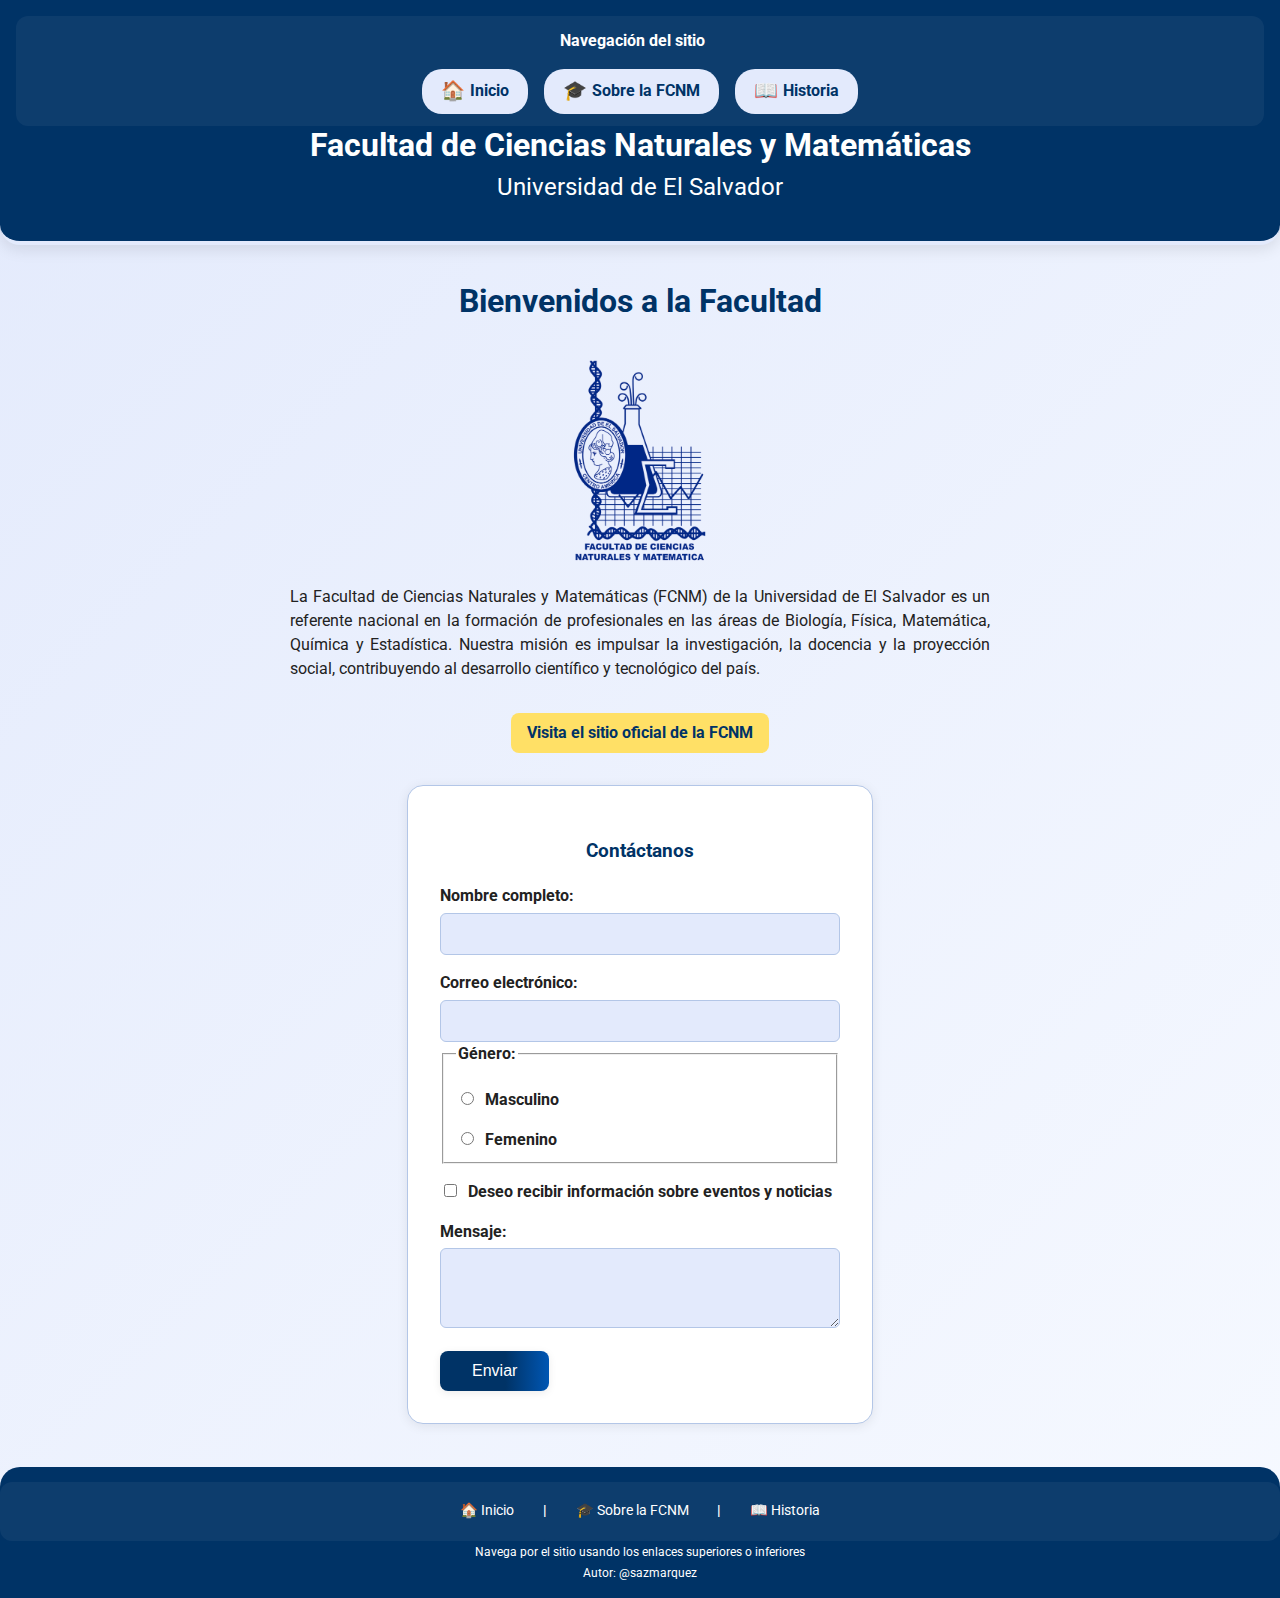
<file: sitiowebCSS/index.html>
<!DOCTYPE html>
<html lang="es">
<!-- Encabezado del documento -->

  <head>
    <meta charset="UTF-8" />
    <meta name="viewport" content="width=device-width, initial-scale=1" />
    <title>Facultad de Ciencias Naturales y Matemáticas - UES</title>
    <link rel="stylesheet" href="styles.css" />
    <link href="https://fonts.googleapis.com/css2?family=Roboto:wght@400;700&display=swap" rel="stylesheet" />
  </head>
  <!-- Cuerpo del documento -->

  <body>
    <header> <!-- Encabezado con navegación y título principal -->
      <nav>
        <span class="nav-titulo">Navegación del sitio</span><br />
        <div class="nav-opciones">
          <ul class="nav-list"> <!-- Lista de enlaces de navegación -->
            <li><a href="index.html" class="nav-link"><span class="nav-icon">🏠</span> Inicio</a></li>
            <li><a href="fcnm.html" class="nav-link"><span class="nav-icon">🎓</span> Sobre la FCNM</a></li>
            <li><a href="historia.html" class="nav-link"><span class="nav-icon">📖</span> Historia</a></li>
          </ul>
        </div>
      </nav>
      <h1 class="main-title">Facultad de Ciencias Naturales y Matemáticas</h1>
      <h2 class="sub-title">Universidad de El Salvador</h2>
    </header>

    <!-- Sección principal del contenido -->
    <main>
      <section class="bienvenida"> <!-- Sección de bienvenida -->
        <h3 class="titulo-centrado">Bienvenidos a la Facultad</h3>
        <img src="./img/Logo_facultad_azul.png" alt="Logo de la FCNM UES" class="logo" />
        <p>
          La Facultad de Ciencias Naturales y Matemáticas (FCNM) de la Universidad de El Salvador es un referente nacional
          en la formación de profesionales en las áreas de Biología, Física, Matemática, Química y Estadística. Nuestra
          misión es impulsar la investigación, la docencia y la proyección social, contribuyendo al desarrollo científico
          y tecnológico del país.
        </p>
        <div class="centrado">
          <a href="https://www.facebook.com/Naturales.UES/?locale=es_LA" id="destacado" target="_blank"
            rel="noopener noreferrer">Visita el sitio oficial de la FCNM</a>
        </div>
      </section>
      <!-- Sección de formulario contacto -->
      <section class="formulario-contacto">
        <form action="#" method="post" class="formulario">
          <h3>Contáctanos</h3>
          <label for="nombre">Nombre completo:</label>
          <input type="text" id="nombre" name="nombre" required />

          <label for="correo">Correo electrónico:</label>
          <input type="email" id="correo" name="correo" required />

          <fieldset class="grupo-genero">
            <legend>Género:</legend>
            <label><input type="radio" id="masculino" name="genero" value="masculino" required /> Masculino</label>
            <label><input type="radio" id="femenino" name="genero" value="femenino" /> Femenino</label>
          </fieldset>

          <label><input type="checkbox" id="suscripcion" name="suscripcion" value="si" /> Deseo recibir información sobre
            eventos y noticias</label>

          <label for="mensaje">Mensaje:</label>
          <textarea id="mensaje" name="mensaje" rows="4" required></textarea>

          <input type="submit" value="Enviar" />
        </form>
      </section>
    </main>
    <!-- Pie de página con enlaces de navegación -->
    <footer>
      <nav>
        <a href="index.html">🏠 Inicio</a>
        <b>|</b>
        <a href="fcnm.html">🎓 Sobre la FCNM</a>
        <b>|</b>
        <a href="historia.html">📖 Historia</a>
      </nav>
      <small>Navega por el sitio usando los enlaces superiores o inferiores</small><br />
      <small>Autor: @sazmarquez</small>
    </footer>
  </body>

</html>
</file>
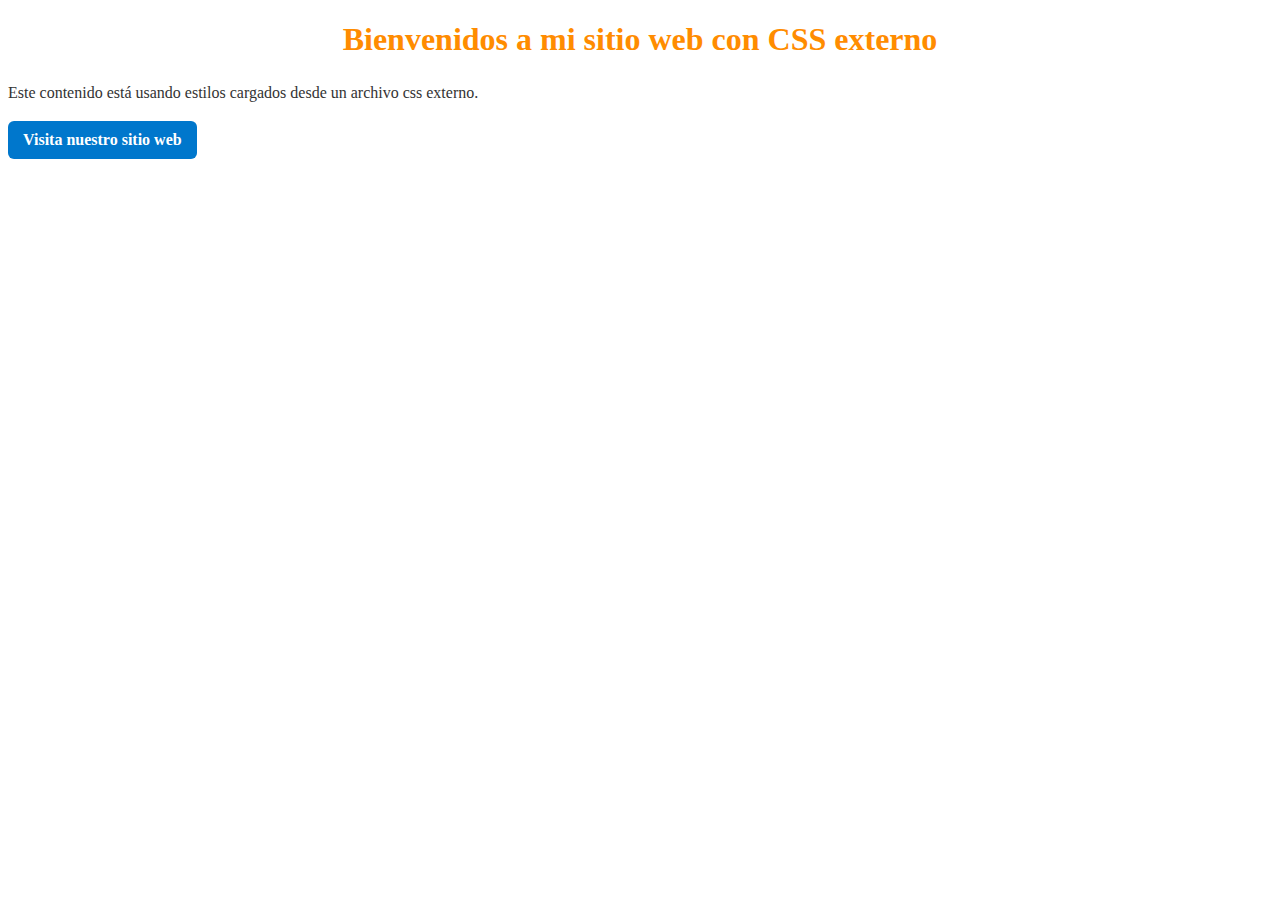
<file: Clases_CSS/metodo_css-externo/index.html>
<!DOCTYPE html>
    <html lang="es_LA">
    <head>
        <meta charset="UTF-8">
        <meta name="viewport" content="width=device-width, initial-scale=1.0">
        <title>Ejemplo de CSS Externo</title>
        <!-- Vinculando del archivo CSS externo -->
        <link rel="stylesheet" href="styles.css">
    </head>
    <body>
        <!-- Título principal  -->
        <h1>Bienvenidos a mi sitio web con CSS externo</h1>
        <!-- Párrafo descriptivo -->
        <p>
            Este contenido está usando estilos cargados desde un archivo css 
            externo.
        </p>
        <!-- Enlace a visual tipo boton -->
        <a href="https://www.ues.edu.sv">Visita nuestro sitio web</a>
    </body>
</html>
</file>
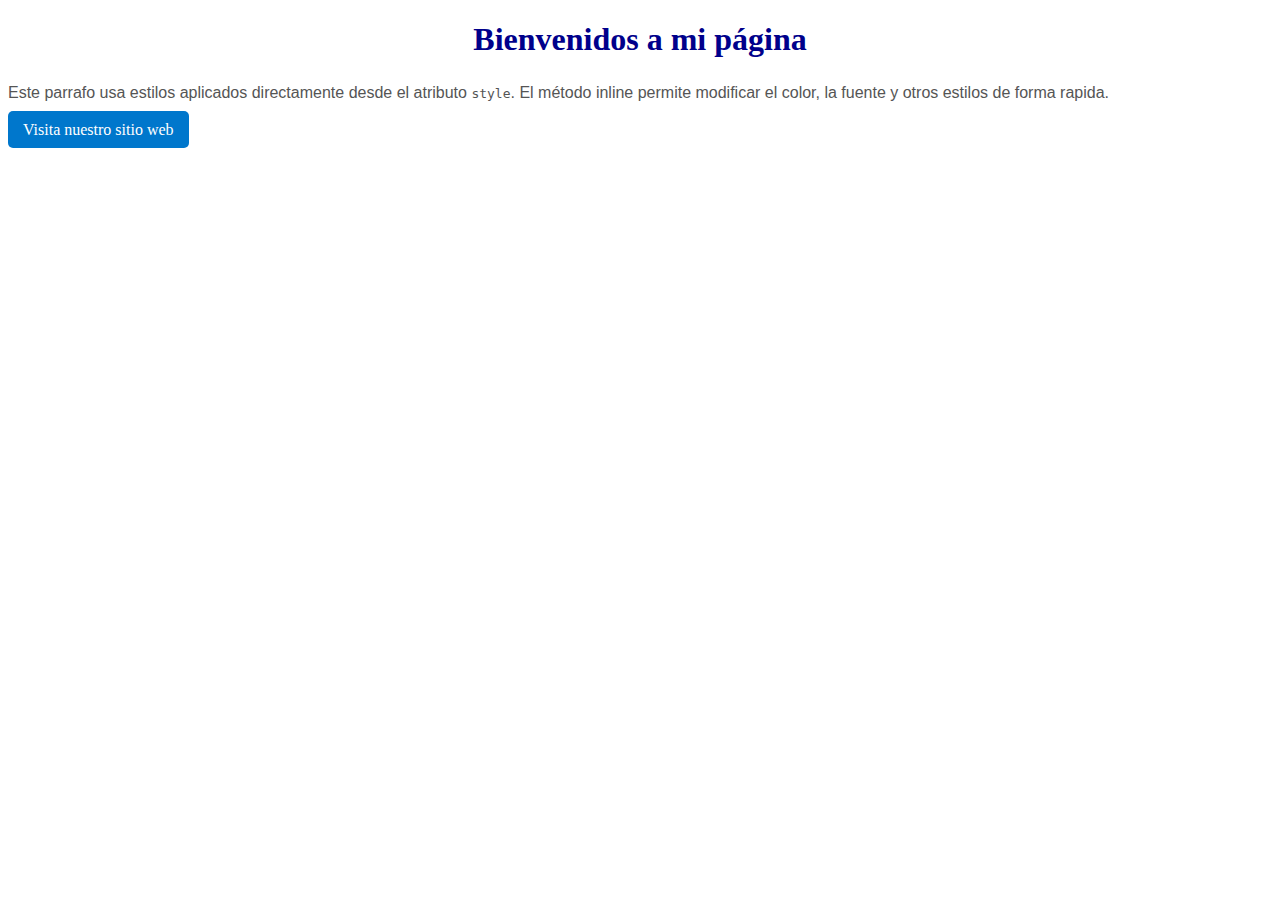
<file: Clases_CSS/metodo_inline/index.html>
<!DOCTYPE html>
<html lang="es">
    <head>
        <meta charset="UTF-8">
        <meta name="viewport" content="width=device-width, initial-scale=1.0">
        <title>Ejemplo de CSS Inline</title>

    </head>
    <!--Titulo con estilo inline. Aplicando color azul, tamaño de fuente grande y alineación  -->
    <body>
        <h1 style="color:darkblue; 
            font-size:32px; 
            text-align: center;">
            Bienvenidos a mi página
        </h1> 
        <!-- Parrafo con estilo inline. Se personaliza con color gris, fuente arial y un interlineado mas comodo -->
        <p style="color: #555 ;
            font-family: Arial, sans-serif;
            line-height: 1.6;">
            Este parrafo usa estilos aplicados directamente desde el atributo
            <code>style</code>. 
            El método inline permite modificar el color, la fuente 
            y otros estilos de forma rapida.
        </p>
        <!-- Enlace con estilo inline. Se transforma visualmente en botón con fondo azul, texto blanco , padding y bordes redondeados -->
        <a href="https://www.ues.edu.sv" 
            style="color: white;
            background-color: #0077cc; 
            padding: 10px 15px;
            text-decoration: none;
            border-radius: 5px;">
            Visita nuestro sitio web
        </a>
    </body>
</html>
</file>
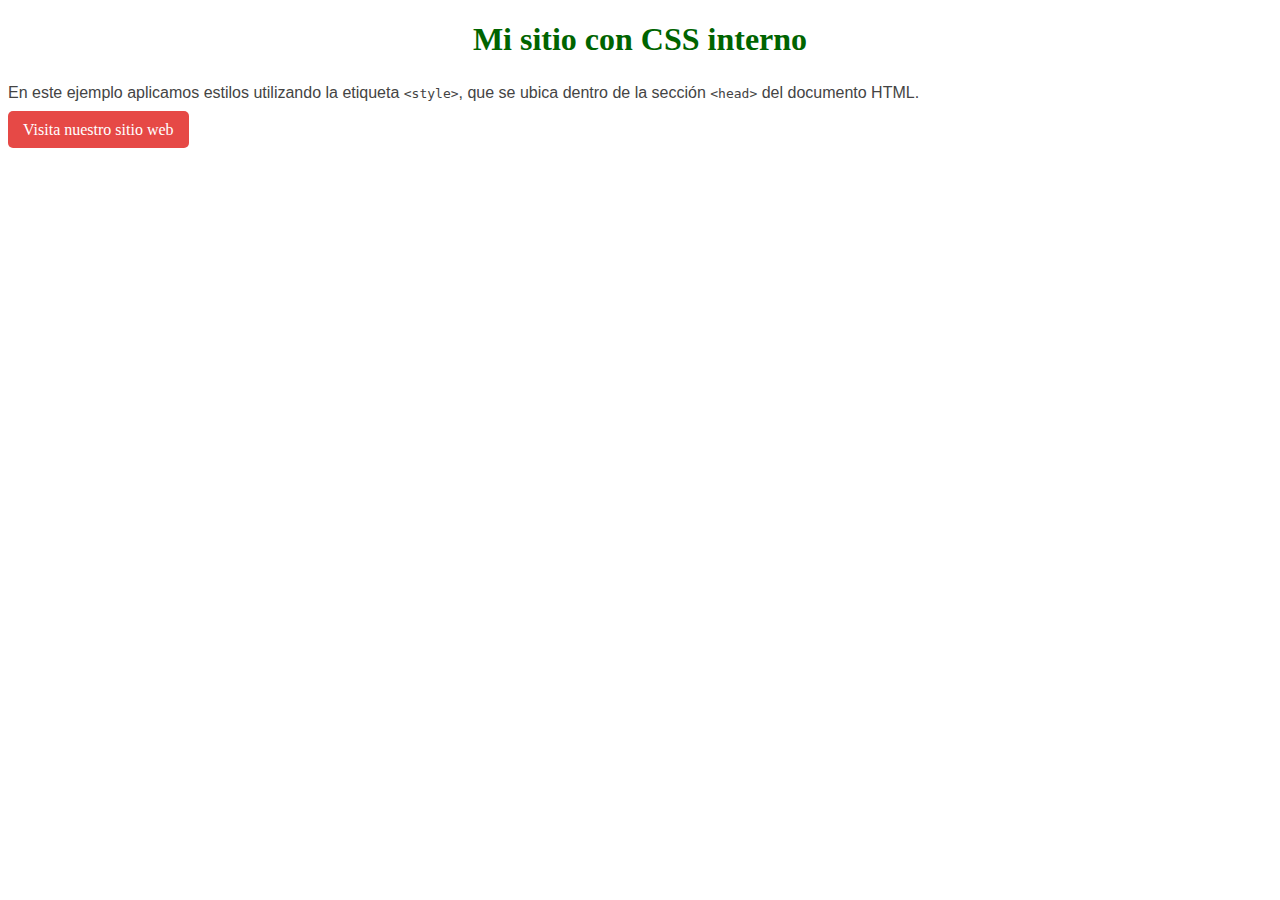
<file: Clases_CSS/metodo_internal/index.html>
<!DOCTYPE html>
<html lang="es_LA">
    <head>
        <meta charset="UTF-8">
        <meta name="viewport" content="width=device-width, initial-scale=1.0">
        <title>Ejemplo de CSS interno</title>
        <!--Aqui comienza el estilo CSS interno-->
        <style>
            /*Estilo para el título*/
            h1 {
                color: darkgreen;
                font-size: 32px;
                text-align: center;
            }
            /*Estilo para el parrafo*/
            p {
                color: #444;
                font-family:Verdana, Geneva, Tahoma, sans-serif;
                line-height: 1.6;
            }
            /*Estilo para el enlace*/
            a {
                color: white;
                background-color: #e64946;
                padding: 10px 15px;
                text-decoration: none;
                border-radius: 5px;
            }
        </style>
        <!--Aqui termina el estilo CSS interno-->    
    </head>
    <body>
        <h1>Mi sitio con CSS interno</h1>
        <p>
            En este ejemplo aplicamos estilos utilizando la etiqueta <code>&lt;style&gt;</code>, 
            que se ubica dentro de la sección <code>&lt;head&gt;</code> del documento HTML.
        </p>
        <a href="https://www.ues.edu.sv">Visita nuestro sitio web</a>      
    </body>
</html>
</file>
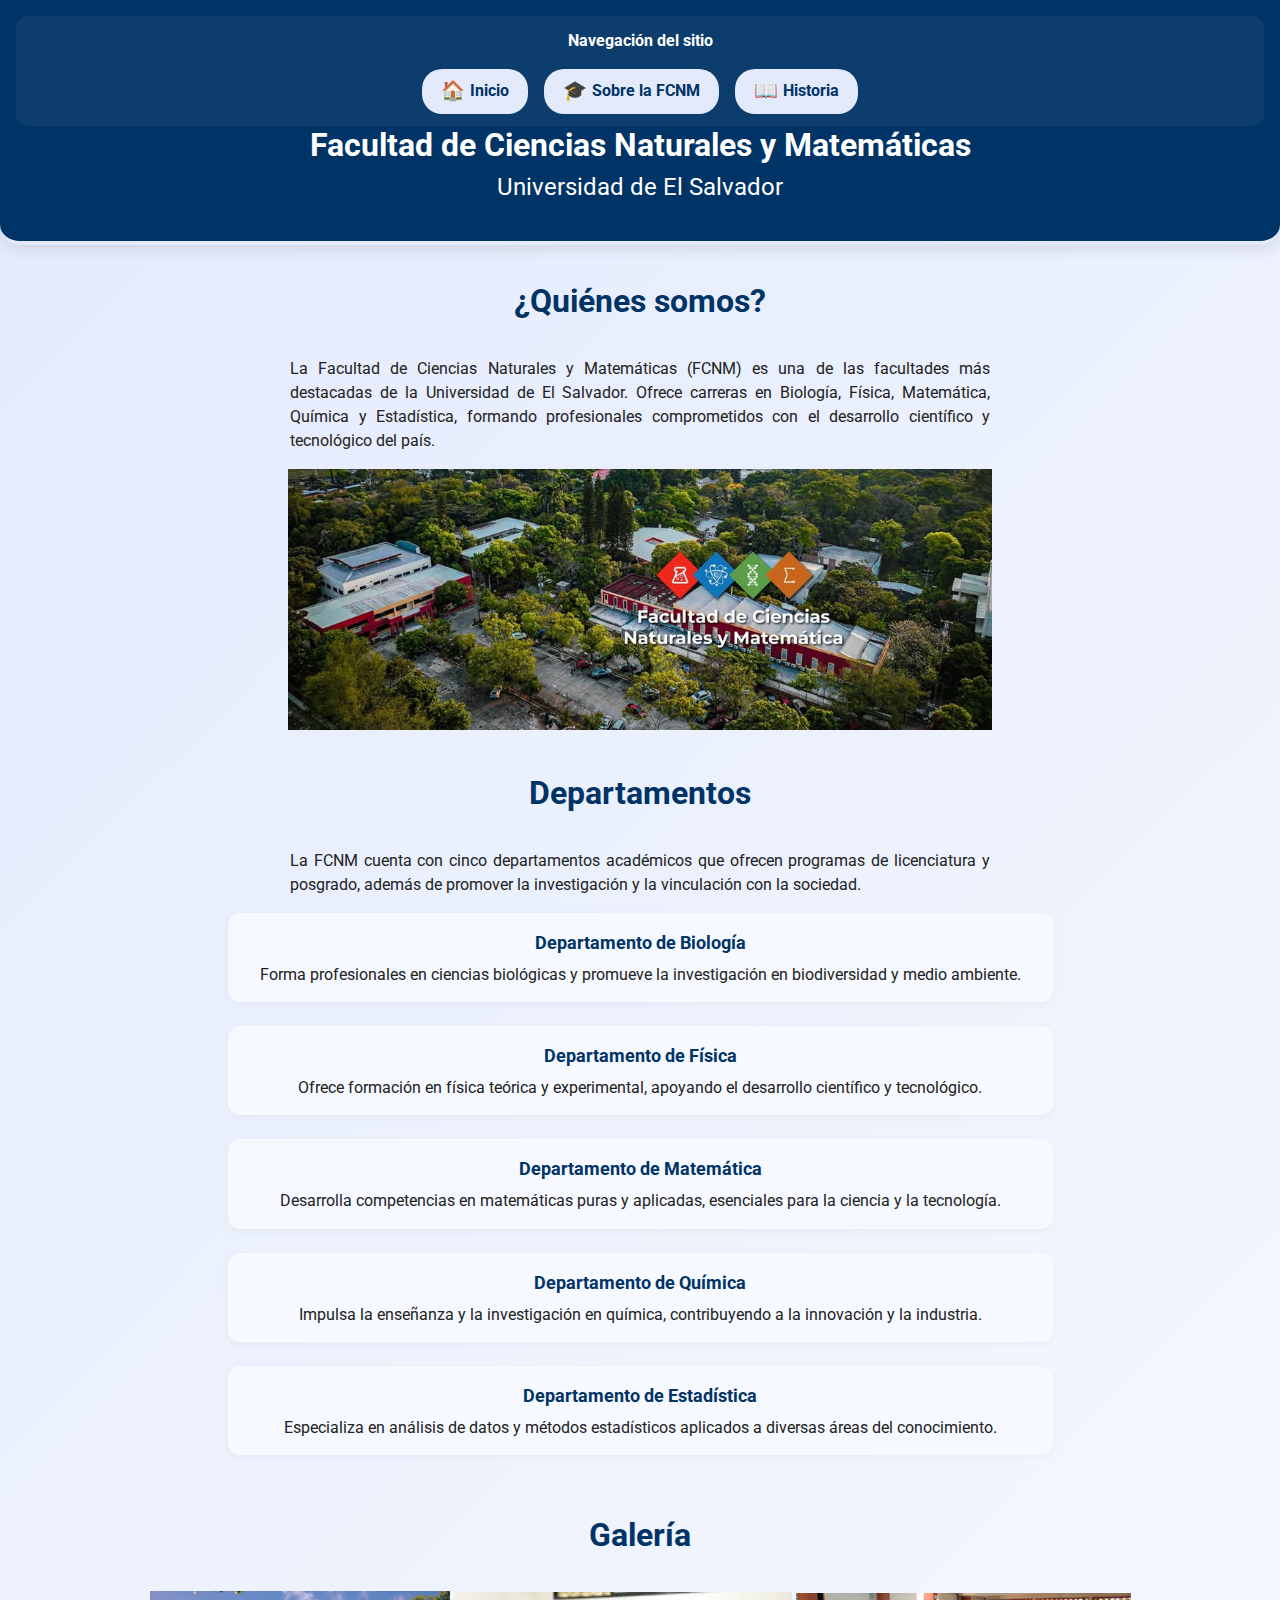
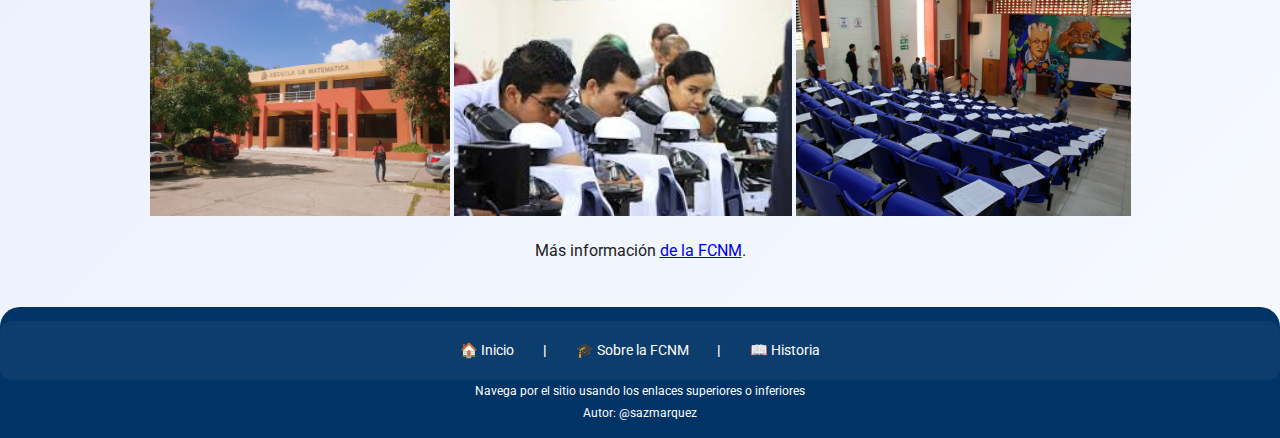
<file: sitiowebCSS/fcnm.html>
<!DOCTYPE html>
<html lang="es">
  <!-- Encabezado del documento -->
  <head>
    <meta charset="UTF-8" />
    <meta name="viewport" content="width=device-width, initial-scale=1" />
    <title>Sobre la FCNM - UES</title>
    <link rel="stylesheet" href="styles.css" />
    <link
      href="https://fonts.googleapis.com/css2?family=Roboto:wght@400;700&display=swap"
      rel="stylesheet"
    />
  </head>
  <!-- Cuerpo del documento -->
  <body>
    <header>
      <nav>
        <span class="nav-titulo">Navegación del sitio</span>
        <div class="nav-opciones">
          <ul class="nav-list">
            <li>
              <a href="index.html" class="nav-link"
                ><span class="nav-icon">🏠</span> Inicio</a
              >
            </li>
            <li>
              <a href="fcnm.html" class="nav-link"
                ><span class="nav-icon">🎓</span> Sobre la FCNM</a
              >
            </li>
            <li>
              <a href="historia.html" class="nav-link"
                ><span class="nav-icon">📖</span> Historia</a
              >
            </li>
          </ul>
        </div>
      </nav>
      <h1 class="main-title">Facultad de Ciencias Naturales y Matemáticas</h1>
      <h2 class="sub-title">Universidad de El Salvador</h2>
    </header>
    <!-- Sección principal del contenido -->
    <main>
      <section>
        <h3 class="titulo-centrado">¿Quiénes somos?</h3>
        <p class="texto-descripcion">
          La Facultad de Ciencias Naturales y Matemáticas (FCNM) es una de las
          facultades más destacadas de la Universidad de El Salvador. Ofrece
          carreras en Biología, Física, Matemática, Química y Estadística,
          formando profesionales comprometidos con el desarrollo científico y
          tecnológico del país.
        </p>
        <div class="centrado">
          <img
            src="./img/fcnUES.jpg"
            alt="Facultad de Ciencias Naturales y Matemáticas"
            width="55%"
          />
        </div>
      </section>
      <!-- Sección de misión y visión -->
      <section>
        <h3 class="titulo-centrado">Departamentos</h3>
        <p class="texto-descripcion">
          La FCNM cuenta con cinco departamentos académicos que ofrecen
          programas de licenciatura y posgrado, además de promover la
          investigación y la vinculación con la sociedad.
        </p>
        <div class="centrado">
          <ul class="departamentos-centrado">
            <li>
              <span class="dep-titulo">Departamento de Biología</span>
              <span class="dep-desc"
                >Forma profesionales en ciencias biológicas y promueve la
                investigación en biodiversidad y medio ambiente.</span
              >
            </li>
            <li>
              <span class="dep-titulo">Departamento de Física</span>
              <span class="dep-desc"
                >Ofrece formación en física teórica y experimental, apoyando el
                desarrollo científico y tecnológico.</span
              >
            </li>
            <li>
              <span class="dep-titulo">Departamento de Matemática</span>
              <span class="dep-desc"
                >Desarrolla competencias en matemáticas puras y aplicadas,
                esenciales para la ciencia y la tecnología.</span
              >
            </li>
            <li>
              <span class="dep-titulo">Departamento de Química</span>
              <span class="dep-desc"
                >Impulsa la enseñanza y la investigación en química,
                contribuyendo a la innovación y la industria.</span
              >
            </li>
            <li>
              <span class="dep-titulo">Departamento de Estadística</span>
              <span class="dep-desc"
                >Especializa en análisis de datos y métodos estadísticos
                aplicados a diversas áreas del conocimiento.</span
              >
            </li>
          </ul>
        </div>
      </section>
      <!-- Sección de contacto -->
      <section>
        <h3 class="titulo-centrado">Galería</h3>
        <div class="galeria centrado">
          <img src="./img/efcnm.jpg" alt="Edificio FCNM" width="300" />
          <img
            src="./img/laboratorio.jpeg"
            alt="Laboratorio FCNM"
            width="338"
          />
          <img src="./img/auditorium.jpg" alt="Auditorium FCNM" width="335" />
        </div>
      </section>
      <!-- Sección de contacto -->
      <p class="centrado">
        Más información
        <a
          href="https://es.wikipedia.org/wiki/Facultad_de_Ciencias_Naturales_y_Matem%C3%A1tica_de_la_Universidad_de_El_Salvador"
          >de la FCNM</a
        >.
      </p>
    </main>
    <!-- Pie de página con enlaces de navegación -->
    <footer>
      <nav>
        <a href="index.html">🏠 Inicio</a>
        <b>|</b>
        <a href="fcnm.html">🎓 Sobre la FCNM</a>
        <b>|</b>
        <a href="historia.html">📖 Historia</a>
      </nav>
      <small
        >Navega por el sitio usando los enlaces superiores o inferiores</small
      ><br />
      <small>Autor: @sazmarquez</small>
    </footer>
  </body>
</html>
</file>
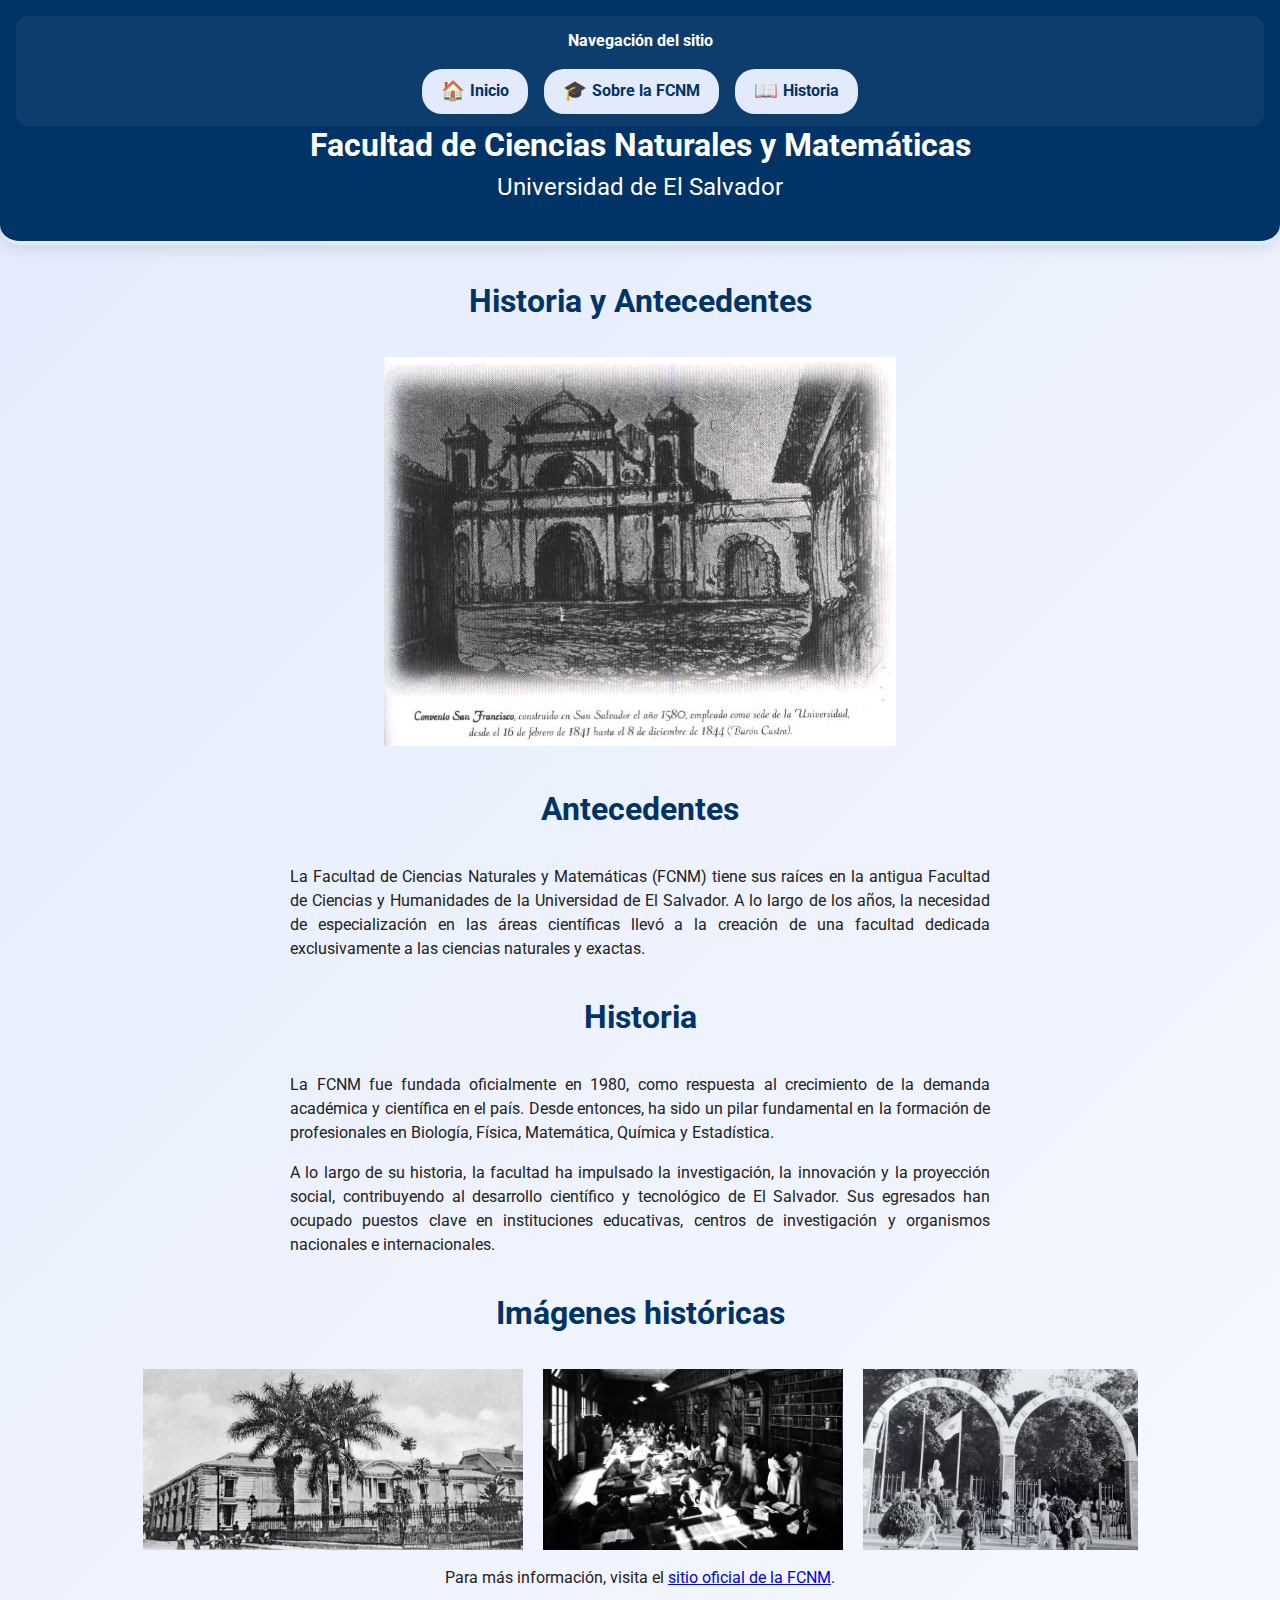
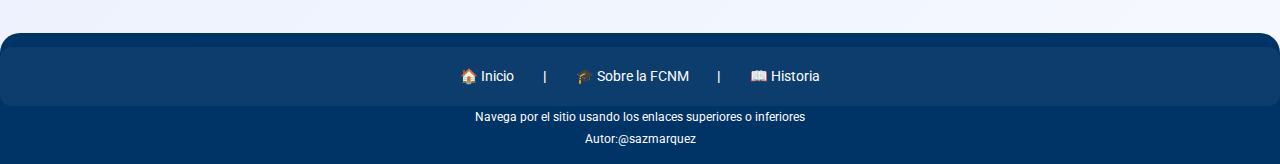
<file: sitiowebCSS/historia.html>
<!DOCTYPE html>
<html lang="es">
  <!-- Encabezado del documento -->
  <head>
    <meta charset="UTF-8" />
    <meta name="viewport" content="width=device-width, initial-scale=1.0" />
    <title>Historia de la FCNM - UES</title>
    <link rel="stylesheet" href="styles.css" />
    <!-- Enlace a la hoja de estilos -->
    <link
      href="https://fonts.googleapis.com/css2?family=Roboto:wght@400;700&display=swap"
      rel="stylesheet"
    />
  </head>
  <!-- Cuerpo del documento -->
  <body>
    <header>
      <nav>
        <span class="nav-titulo">Navegación del sitio</span>
        <div class="nav-opciones">
          <ul class="nav-list">
            <li>
              <a href="index.html" class="nav-link"
                ><span class="nav-icon">🏠</span> Inicio</a
              >
            </li>
            <li>
              <a href="fcnm.html" class="nav-link"
                ><span class="nav-icon">🎓</span> Sobre la FCNM</a
              >
            </li>
            <li>
              <a href="historia.html" class="nav-link"
                ><span class="nav-icon">📖</span> Historia</a
              >
            </li>
          </ul>
        </div>
      </nav>
      <h1 class="main-title">Facultad de Ciencias Naturales y Matemáticas</h1>
      <h2 class="sub-title">Universidad de El Salvador</h2>
    </header>
    <!-- Sección principal del contenido -->
    <main>
      <section>
        <h3 class="titulo-centrado">Historia y Antecedentes</h3>
        <div class="centrado">
          <img src="./img/historiaUES.jpg" alt="Historia FCNM" width="40%" />
        </div>
      </section>
      <!-- Sección de antecedentes -->
      <section>
        <h3 class="titulo-centrado">Antecedentes</h3>
        <p>
          La Facultad de Ciencias Naturales y Matemáticas (FCNM) tiene sus
          raíces en la antigua Facultad de Ciencias y Humanidades de la
          Universidad de El Salvador. A lo largo de los años, la necesidad de
          especialización en las áreas científicas llevó a la creación de una
          facultad dedicada exclusivamente a las ciencias naturales y exactas.
        </p>
      </section>
      <!-- Sección de historia -->
      <section>
        <h3 class="titulo-centrado">Historia</h3>
        <p>
          La FCNM fue fundada oficialmente en 1980, como respuesta al
          crecimiento de la demanda académica y científica en el país. Desde
          entonces, ha sido un pilar fundamental en la formación de
          profesionales en Biología, Física, Matemática, Química y Estadística.
        </p>
        <p>
          A lo largo de su historia, la facultad ha impulsado la investigación,
          la innovación y la proyección social, contribuyendo al desarrollo
          científico y tecnológico de El Salvador. Sus egresados han ocupado
          puestos clave en instituciones educativas, centros de investigación y
          organismos nacionales e internacionales.
        </p>
      </section>
      <!-- Sección de imágenes históricas -->
      <section>
        <h3 class="titulo-centrado">Imágenes históricas</h3>
        <div class="galeria">
          <div style="display: flex; justify-content: center; gap: 20px">
            <img
              src="./img/uesHistoria.png"
              alt="Edificio antiguo de la FCNM"
              width="380"
            />
            <img
              src="./img/biblioHistorico.jpg"
              alt="Biblioteca histórica FCNM "
              width="300"
            />
            <img
              src="./img/entradaUES.jpg"
              alt="Entrada principal histórica FCNM"
              width="275"
            />
          </div>
        </div>
      </section>
      <!-- Sección de contacto -->
      <div class="centrado">
        <p>
          Para más información, visita el
          <a
            href="https://www.facebook.com/Naturales.UES/?locale=es_LA"
            target="_blank"
            >sitio oficial de la FCNM</a
          >.
        </p>
      </div>
    </main>
    <!-- Pie de página con enlaces de navegación -->
    <footer>
      <nav>
        <a href="index.html">🏠 Inicio</a>
        <b>|</b>
        <a href="fcnm.html">🎓 Sobre la FCNM</a>
        <b>|</b>
        <a href="historia.html">📖 Historia</a>
      </nav>
      <small
        >Navega por el sitio usando los enlaces superiores o inferiores</small
      ><br />
      <small>Autor:@sazmarquez</small>
    </footer>
  </body>
</html>
</file>
<file: sitiowebCSS/styles.css>
/* --------------------------- */
/*      FUENTE Y BASE         */
/* --------------------------- */
@import url("https://fonts.googleapis.com/css2?family=Roboto:wght@400;700&display=swap"); /* Importación de fuente Roboto */

body {
  /* Estilos generales del cuerpo */
  font-family: "Roboto", Arial, sans-serif; /* Fuente Roboto con alternativas */
  background: linear-gradient(
    135deg,
    #e3eafc,
    #f6f9ff
  ); /* Fondo degradado claro gris */
  color: #222; /* Color del texto */
  margin: 0; /* Sin margen */
  padding: 0; /* Sin padding */
  line-height: 1.5; /* Espaciado entre líneas */
}

/* --------------------------- */
/*        ENCABEZADO          */
/* --------------------------- */
header {
  /* Encabezado del sitio */
  background-color: #003366; /* Color azul oscuro */
  color: #fff; /* Color del texto */
  text-align: center; /* Centrado del texto */
  padding: 1em 1em; /* Espaciado interno */
  border-radius: 0 0 20px 20px; /* Bordes redondeados en la parte inferior */
  box-shadow: 0 4px 16px rgba(0, 0, 0, 0.1); /* Sombra sutil */
  border-bottom: 4px solid #e3eafc; /* Línea inferior clara */
}

.main-title {
  /* Título principal */
  font-size: 2rem; /* Tamaño de fuente */
  margin: 0.5em 0; /* Margen superior e inferior */
  line-height: 0.2; /* Espaciado entre líneas */
}

.sub-title {
  /* Subtítulo */
  font-size: 1.5rem; /* Tamaño de fuente */
  font-weight: normal; /* Peso de la fuente */
}

/* --------------------------- */
/*         NAVEGACIÓN         */
/* --------------------------- */
nav {
  /* Navegación principal */
  display: flex; /* Flexbox para alinear elementos */
  justify-content: center; /* Centrado horizontal */
  align-items: center; /* Centrado vertical */
  gap: 1em; /* Espacio entre elementos */
  background-color: rgba(255, 255, 255, 0.05); /* Fondo semitransparente */
  padding: 0.8em; /* Espaciado interno */
  border-radius: 12px; /* Bordes redondeados */
  flex-wrap: wrap; /* Permite que los elementos se ajusten en varias líneas si es necesario */
}

.nav-list {
  /* Lista de navegación */
  display: flex; /* Flexbox para alinear elementos */
  list-style: none; /* Elimina los puntos de la lista */
  gap: 1em; /* Espacio entre elementos */
  padding: 0; /* Sin padding */
  margin: 0; /* Sin margen */
}

.nav-link {
  /* Enlaces de navegación */
  color: #003366; /* Color azul oscuro */
  background-color: #e3eafc; /* Fondo claro para contraste */
  padding: 0.5em 1.2em; /* Espaciado interno */
  border-radius: 20px; /* Bordes redondeados */
  text-decoration: none; /* Sin subrayado */
  font-weight: bold; /* Negrita para destacar */
  font-size: 1em; /* Tamaño de fuente */
  transition: all 0.3s; /* Transición suave */
  display: flex; /* Flexbox para alinear contenido */
  align-items: center; /* Centrado vertical */
  gap: 0.3em; /* Espacio entre icono y texto */
}

.nav-link:hover {
  /* Efecto al pasar el cursor */
  background-color: #0056b3; /* Fondo azul oscuro */
  color: #fff; /* Color del texto */
  box-shadow: 0 2px 8px rgba(0, 0, 0, 0.1); /* Sombra sutil */
}

.nav-icon {
  /* Iconos de navegación */
  font-size: 1.2em; /* Tamaño de fuente */
}

.nav-titulo {
  /* Título de navegación */
  font-weight: bold; /* Negrita para destacar */
  color: #fff; /* Color blanco para contraste */
  font-size: 1em; /* Tamaño de fuente */
  margin-bottom: 0em; /* Espacio debajo del título */
  text-align: center; /* Centrado del texto */
  width: 65%; /* Ancho completo para ocupar todo el espacio */
}

/* --------------------------- */
/*    SECCIONES DE TEXTO       */
/* --------------------------- */
.titulo-centrado {
  /* Clase para centrar títulos */
  text-align: center; /* Alineación centrada */
  color: hsl(210, 100%, 20%); /* Color azul oscuro */
  font-size: 2em; /* Tamaño de fuente */
  margin: 1em 0; /* Margen superior e inferior */
}

p {
  /* Estilo para párrafos */
  max-width: 700px; /* Ancho máximo del párrafo */
  margin: 1em auto; /* Margen automático para centrar */
  text-align: justify; /* Alineación justificada */
}

.centrado {
  /* Clase para centrar contenido */
  text-align: center; /* Alineación centrada */
}

.centrado p {
  /* Párrafos centrados */
  text-align: center; /* Alineación centrada */
}

/* --------------------------- */
/*          LOGO FCNM          */
/* --------------------------- */
.logo {
  /* Logo de la institución */
  display: block; /* Para centrar el logo */
  margin: 0em auto; /* Margen automático para centrar */
  max-width: 150px; /* Ancho máximo del logo */
  width: 25%; /* Ancho del logo */
  height: auto; /* Altura automática para mantener proporciones */
}

/* --------------------------- */
/*   ENLACE DESTACADO          */
/* --------------------------- */
#destacado {
  /* Sección destacada */
  background-color: #ffe066; /* Fondo amarillo claro */
  color: #003366; /* Texto azul oscuro */
  padding: 0.5em 1em; /* Espaciado interno */
  border-radius: 8px; /* Bordes redondeados */
  font-weight: bold; /* Negrita para destacar */
  display: inline-block; /* Para que ocupe solo el espacio necesario */
  margin-top: 1em; /* Margen superior */
  text-decoration: none; /* Sin subrayado */
}

/* --------------------------- */
/*         FORMULARIO         */
/* --------------------------- */
.formulario {
  /* Estilo del formulario */
  background: #fff; /* Fondo blanco */
  max-width: 400px; /* Ancho máximo del formulario */
  margin: 2em auto; /* Margen automático para centrar */
  padding: 2em; /* Espaciado interno */
  border-radius: 16px; /* Bordes redondeados */
  box-shadow: 0 2px 12px rgba(0, 0, 0, 0.08); /* Sombra sutil */
  border: 1px solid #b3c6e7; /* Borde claro */
}

.formulario h3 {
  /* Título del formulario */
  color: #003366; /* Color azul oscuro */
  margin-bottom: 1em; /* Margen inferior */
  text-align: center; /* Centrado del texto */
}

.formulario label {
  /* Etiquetas del formulario */
  display: block; /* Para que cada etiqueta ocupe una línea completa */
  margin-top: 1em; /* Margen superior */
  font-weight: bold; /* Negrita para destacar */
}

.formulario input[type="text"],    /* Campos de texto */
.formulario input[type="email"],   /* Campos de correo electrónico */
.formulario textarea {
  /* Área de texto */
  width: 100%; /* Ancho completo */
  padding: 0.7em; /* Espaciado interno */
  margin-top: 0.3em; /* Margen superior */
  border-radius: 6px; /* Bordes redondeados */
  border: 1px solid #b3c6e7; /* Borde claro */
  font-size: 1em; /* Tamaño de fuente */
  background: #e3eafc; /* Fondo claro */
  box-sizing: border-box; /* Incluye padding y border en el ancho total */
}

.formulario input[type="radio"],    /* Botones de opción */
.formulario input[type="checkbox"] {
  /* Botones de verificación */
  margin-right: 0.5em; /* Margen derecho */
  accent-color: #003366; /* Color azul oscuro */
}

.formulario input[type="submit"] {
  /* Botón de envío */
  background: linear-gradient(
    90deg,
    #003366 60%,
    #0056b3 100%
  ); /* Degradado azul */
  color: #fff; /* Color del texto */
  border: none; /* Sin borde */
  padding: 0.7em 2em; /* Espaciado interno */
  border-radius: 8px; /* Bordes redondeados */
  margin-top: 1em; /* Margen superior */
  font-size: 1em; /* Tamaño de fuente */
  cursor: pointer; /* Cambia el cursor al pasar por encima */
  transition: background 0.3s; /* Transición suave al pasar el cursor */
  box-shadow: 0 2px 8px rgba(0, 0, 0, 0.08); /* Sombra sutil */
}

.formulario input[type="submit"]:hover {
  /* Efecto al pasar el cursor */
  background: linear-gradient(
    90deg,
    #0056b3 0%,
    #003366 100%
  ); /* Cambio de degradado */
}

.grupo-genero legend {
  /* Leyenda del grupo de género */
  font-weight: bold; /* Negrita para destacar */
  margin-top: 1em; /* Margen superior */
}

/* ------------------------------------------------ */
/* Centrado especial para la lista de departamentos */
/* ------------------------------------------------ */
.departamentos-centrado {
  /* Clase para centrar la lista de departamentos */
  display: inline-block; /* Permite centrar el bloque */
  text-align: center; /* Centra el texto de los <li> */
  margin: 0 auto; /* Centra el bloque en el contenedor */
  padding-left: 0; /* Elimina el padding izquierdo */
  list-style: none; /* Elimina los puntos de la lista */
}

.departamentos-centrado li {
  /* Estilo para los elementos de la lista */
  margin-bottom: 1.5em; /* Espacio entre los elementos */
  padding: 1em 2em; /* Espaciado interno */
  background: #f6f9ff; /* Fondo claro */
  border-radius: 12px; /* Bordes redondeados */
  box-shadow: 0 2px 8px rgba(0, 0, 0, 0.04); /* Sombra sutil */
  display: flex; /* Flexbox para alinear contenido */
  flex-direction: column; /* Coloca los elementos en columna */
  align-items: center; /* Centra los elementos hijos */
}

.dep-titulo {
  /* Título de cada departamento */
  font-weight: bold; /* Negrita para destacar */
  font-size: 1.15em; /* Tamaño de fuente */
  color: #003366; /* Color azul oscuro */
  margin-bottom: 0.4em; /* Espacio debajo del título */
  display: block; /* Asegura que el título ocupe todo el ancho */
}

.dep-desc {
  /* Descripción del departamento */
  font-size: 1em; /* Tamaño de fuente */
  color: #222; /* Color del texto */
  display: block; /* Asegura que la descripción ocupe todo el ancho */
  line-height: 1.4; /* Espaciado entre líneas */
}

/* --------------------------- */
/*           FOOTER           */
/* --------------------------- */
footer {
  background: #003366; /* Fondo azul oscuro */
  color: #fff; /* Color del texto */
  text-align: center; /* Centrado del texto */
  padding: 1em 0; /* Espaciado interno */
  margin-top: 3em; /* Margen superior */
  border-radius: 20px 20px 0 0; /* Bordes redondeados en la parte superior */
  font-size: 0.9em; /* Tamaño de fuente */
}

footer nav a {
  /* Enlaces de navegación en el footer */
  color: #fff; /* Color blanco */
  text-decoration: none; /* Sin subrayado */
  padding: 0.5em 1em; /* Espaciado interno */
  border-radius: 8px; /* Bordes redondeados */
  transition: background 0.3s; /* Transición suave al pasar el cursor */
}

footer nav a:hover {
  /* Efecto al pasar el cursor */
  background-color: #0056b3; /* Fondo azul oscuro */
  color: #fff; /* Color del texto */
}

/* --------------------------- */
/*         RESPONSIVE         */
/* --------------------------- */
@media (max-width: 700px) {
  /* Estilos para pantallas pequeñas */
  nav {
    /* Navegación */
    flex-direction: column; /* Cambia a columna */
    gap: 0.5em; /* Espacio entre elementos */
  }

  .main-title {
    /* Título principal */
    font-size: 2rem; /* Tamaño de fuente */
  }

  .logo {
    /* Logo de la institución */
    width: 80%; /* Ancho del logo */
  }
}
</file>
<file: Clases_CSS/metodo_css-externo/styles.css>
/* Estilo para el título */
h1{
    color: darkorange;
    font-size: 32px;
    text-align: center;
}
/* Estilo para el párrafo */
p{
    color: #333;
    font-family: Georgia, 'Times New Roman', Times, serif;
    line-height: 1.6;
}
/* Estilo para el enlace como botón */
a{
    color: white;
    background-color: #07c;
    padding: 10px 15px;
    color: white;
    text-decoration: none;
    border-radius: 6px;
    display: inline-block;
    font-weight: bold;
}
</file>
